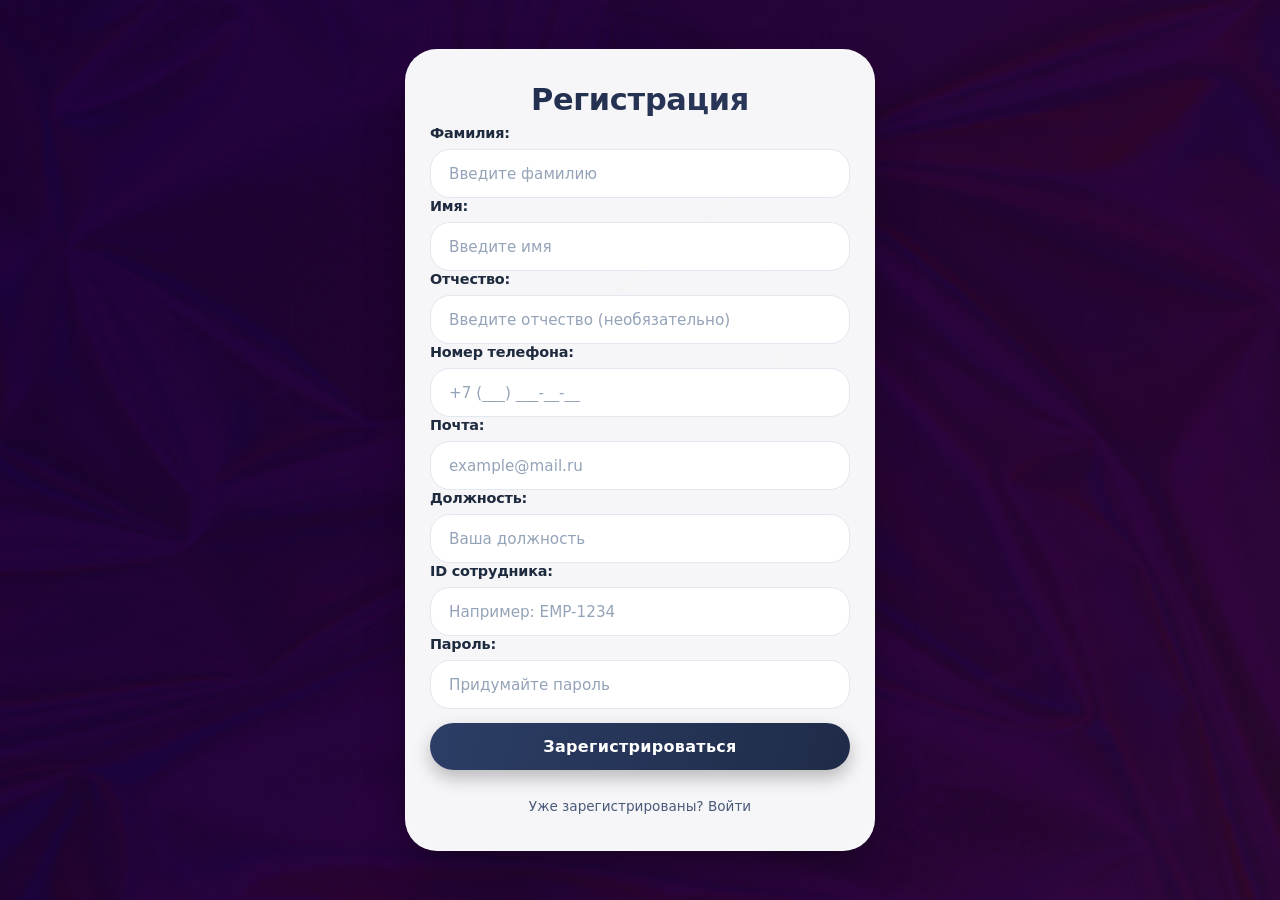
<file: index.html>
<!DOCTYPE html>
<html lang="ru">
<head>
    <meta charset="UTF-8">
    <meta name="viewport" content="width=device-width, initial-scale=1.0">
    <title>Регистрация</title>
    <link rel="stylesheet" href="CSS/style.css">
    <link rel="icon" href="IMGG/logo.png" type="image/png">
    <link rel="shortcut icon" href="IMGG/logo.png" type="image/png">
</head>
<body>
    <div class="container">
        <div id="registration-form" class="form">
            <h2>Регистрация</h2>
            
            <form id="reg-form">
                <label for="lastName">Фамилия:</label>
                <input id="lastName" name="lastName" type="text" required placeholder="Введите фамилию">

                <label for="firstName">Имя:</label>
                <input id="firstName" name="firstName" type="text" required placeholder="Введите имя">

                <label for="middleName">Отчество:</label>
                <input id="middleName" name="middleName" type="text" placeholder="Введите отчество (необязательно)">

                <label for="phone">Номер телефона:</label>
                <input id="phone" name="phone" type="tel" required placeholder="+7 (___) ___-__-__">

                <label for="email">Почта:</label>
                <input id="email" name="email" type="email" required placeholder="example@mail.ru">

                <label for="position">Должность:</label>
                <input id="position" name="position" type="text" required placeholder="Ваша должность">

                <label for="employeeId">ID сотрудника:</label>
                <input id="employeeId" name="employeeId" type="text" required placeholder="Например: EMP-1234">

                <label for="password">Пароль:</label>
                <input id="password" name="password" type="password" required placeholder="Придумайте пароль">

                <button type="submit">Зарегистрироваться</button>
            </form>
            <p><a href="авто.html">Уже зарегистрированы? Войти</a></p>
        </div>
    </div>
    <script src="JS/main.js"></script>
</body>
</html>
</file>
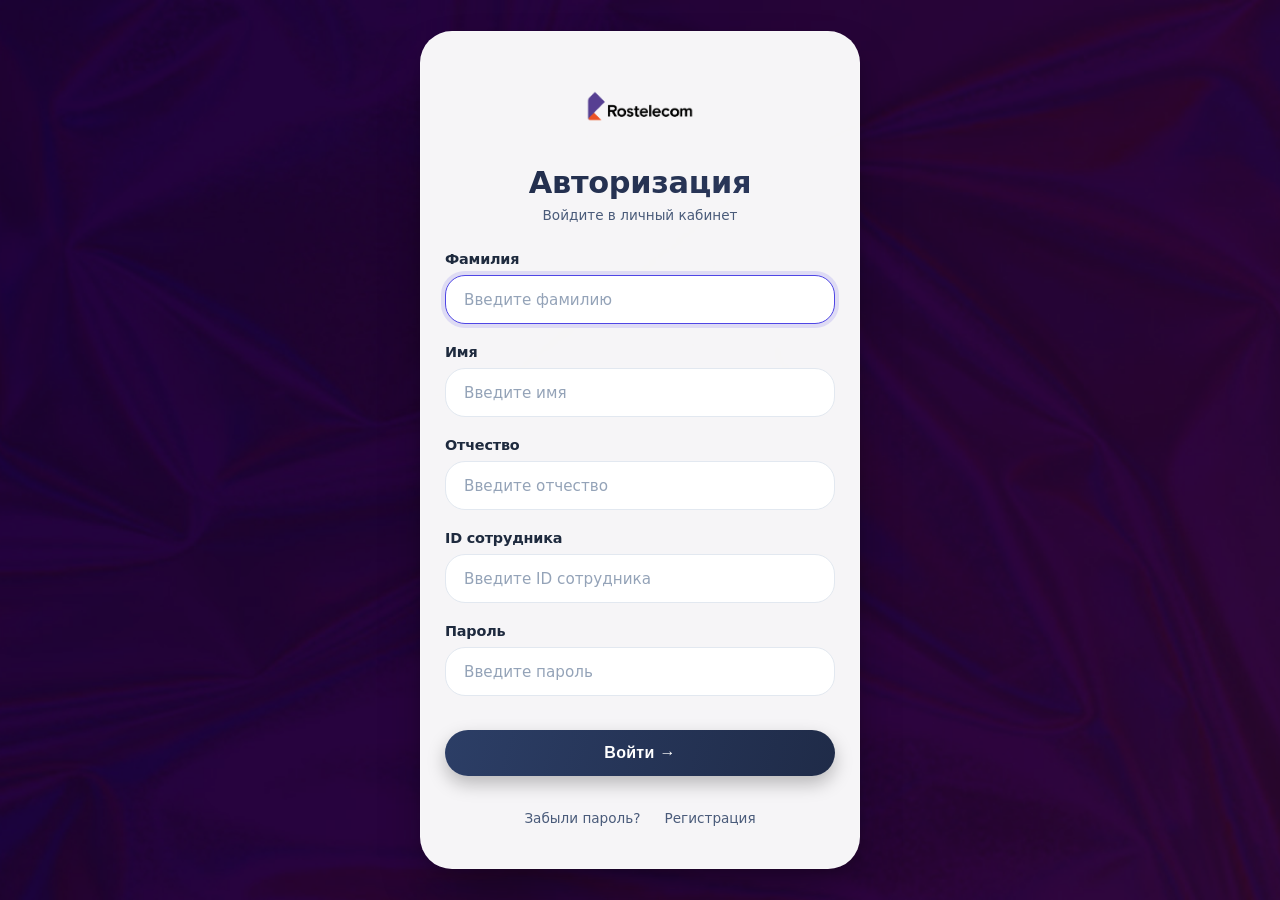
<file: авто.html>
<!DOCTYPE html>
<html lang="ru">
<head>
    <meta charset="UTF-8">
    <meta name="viewport" content="width=device-width, initial-scale=1.0, maximum-scale=1.0, user-scalable=yes, viewport-fit=cover">
    <title>Авторизация | Вход в аккаунт</title>
    <!-- иконка вкладки (favicon) - logo.png -->
    <link rel="icon" href="IMGG/logo.png" type="image/png">
    <link rel="shortcut icon" href="IMGG/logo.png" type="image/png">
    <link rel="stylesheet" href="CSS/Vxod.css">
</head>
<body>
    <div class="login-container">
        <div class="header">
            <!-- ЛОГОТИП СВЕРХУ (logo3.png) -->
            <div class="logo-wrapper">
                <img src="IMGG/logo3.png" alt="Логотип" class="logo-image" onerror="this.onerror=null; this.src='data:image/svg+xml,%3Csvg xmlns=\'http://www.w3.org/2000/svg\' viewBox=\'0 0 100 100\'%3E%3Crect width=\'100\' height=\'100\' fill=\'%232c3e66\'/%3E%3Ctext x=\'50\' y=\'67\' font-size=\'50\' text-anchor=\'middle\' fill=\'white\' font-family=\'monospace\'%3E🔐%3C/text%3E%3C/svg%3E';">
            </div>
            <h2 class="title-text">Авторизация</h2>
            <div class="subhead">Войдите в личный кабинет </div>
        </div>
        
        <form id="loginForm" action="javascript:void(0);">
            <div class="input-group">
                <label for="lastName">Фамилия</label>
                <input type="text" id="lastName" name="lastName" placeholder="Введите фамилию" required autocomplete="family-name">
            </div>
            
            <div class="input-group">
                <label for="firstName">Имя</label>
                <input type="text" id="firstName" name="firstName" placeholder="Введите имя" required autocomplete="given-name">
            </div>
            
            <div class="input-group">
                <label for="middleName">Отчество</label>
                <input type="text" id="middleName" name="middleName" placeholder="Введите отчество" required autocomplete="additional-name">
            </div>
            
            <div class="input-group">
                <label for="employeeId">ID сотрудника</label>
                <input type="text" id="employeeId" name="employeeId" placeholder="Введите ID сотрудника" required autocomplete="off">
            </div>
            
            <div class="input-group">
                <label for="password">Пароль</label>
                <input type="password" id="password" name="password" placeholder="Введите пароль" required autocomplete="current-password">
            </div>
            
            <button type="submit" class="generate-btn" id="loginBtn">Войти →</button>
            
            <div id="errorMessage" class="error-message"></div>
            <div id="successMessage" class="success-message"></div>
            <div id="infoMessage" class="info-message"></div>
        </form>
        
        <div class="additional-links">
            <a href="#" id="forgotLink">Забыли пароль?</a>
            <a href="index.html" id="registerLink">Регистрация</a>
        </div>
    </div>
    <script src="JS/Vxod.js"></script>
</body>
</html>
</file>
<file: CSS/style.css>
/* Общий сброс и базовая настройка */
* {
    margin: 0;
    padding: 0;
    box-sizing: border-box;
    -webkit-tap-highlight-color: transparent;
}

body {
    font-family: system-ui, -apple-system, 'Segoe UI', 'Roboto', 'Helvetica Neue', sans-serif;
    min-height: 100vh;
    display: flex;
    align-items: center;
    justify-content: center;
    padding: 1.5rem;
    position: relative;
}

/* Фоновое изображение как в авто.html */
body::before {
    content: "";
    position: fixed;
    top: 0;
    left: 0;
    width: 100%;
    height: 100%;
    background-image: url('фон.jpg');
    background-size: cover;
    background-position: center;
    background-repeat: no-repeat;
    z-index: -2;
}

/* Затемнение поверх фона */
body::after {
    content: "";
    position: fixed;
    top: 0;
    left: 0;
    width: 100%;
    height: 100%;
    background: rgba(0, 0, 0, 0.55);
    z-index: -1;
}

/* Контейнер-обертка */
.container {
    width: 100%;
    max-width: 470px;
    margin: 0 auto;
}
.logo-wrapper {
    text-align: center;
    margin-bottom: 6px;
}

.logo-wrapper img {
    max-width: 180px;
    height: auto;
    display: inline-block;
    border-radius: 10px;
    transition: transform 0.3s ease;
}

.logo-wrapper img:hover {
    transform: scale(1.02);
}

/* Адаптивность для мобильных устройств */
@media (max-width: 600px) {
    .logo-wrapper img {
        max-width: 80px;
    }
    .logo-wrapper {
        margin-bottom: 12px;
    }
}

@media (max-width: 450px) {
    .logo-wrapper img {
        max-width: 70px;
    }
    .logo-wrapper {
        margin-bottom: 8px;
    }
}
/* Форма — как в авто.html */
.form {
    background: rgba(255, 255, 255, 0.96);
    border-radius: 32px;
    box-shadow: 0 25px 50px -12px rgba(0, 0, 0, 0.4), 0 4px 12px rgba(0, 0, 0, 0.1);
    padding: 32px 24px 36px;
    transition: all 0.3s ease;
    border: 1px solid rgba(255, 255, 255, 0.2);
    animation: fadeSlideUp 0.45s cubic-bezier(0.2, 0.9, 0.4, 1.1) forwards;
}

/* Анимация появления */
@keyframes fadeSlideUp {
    from {
        opacity: 0;
        transform: translateY(24px);
    }
    to {
        opacity: 1;
        transform: translateY(0);
    }
}

/* Заголовок */
h2 {
    font-size: 1.9rem;
    font-weight: 700;
    letter-spacing: -0.3px;
    background: linear-gradient(135deg, #1f2b48, #2d3a5e);
    background-clip: text;
    -webkit-background-clip: text;
    color: transparent;
    margin-bottom: 8px;
    text-align: center;
}

/* Подзаголовок */
.subhead {
    font-size: 0.85rem;
    color: #4a5b7a;
    font-weight: 450;
    text-align: center;
    margin-bottom: 28px;
}

/* Убираем старый after */
h2::after {
    display: none;
}

/* Стили для всех label */
.form label {
    display: block;
    margin-bottom: 8px;
    color: #1e2a3e;
    font-weight: 590;
    font-size: 0.9rem;
    letter-spacing: -0.2px;
}

/* Первый label сверху без большого отступа */
.form label:first-of-type {
    margin-top: 0;
}

/* Все поля ввода */
.form input {
    width: 100%;
    padding: 14px 18px;
    font-size: 1rem;
    font-family: inherit;
    background-color: #ffffff;
    border: 1.5px solid #e2e8f0;
    border-radius: 20px;
    transition: all 0.2s ease;
    outline: none;
    color: #0f172a;
    font-weight: 480;
}

.form input:focus {
    border-color: #4f46e5;
    background-color: #ffffff;
    box-shadow: 0 0 0 4px rgba(79, 70, 229, 0.15);
}

/* Плейсхолдеры */
.form input::placeholder {
    color: #94a3b8;
    font-weight: 400;
    font-size: 0.95rem;
}

/* Кнопка регистрации — в стиле авто.html */
.form button {
    width: 100%;
    margin-top: 14px;
    padding: 14px 18px;
    background: linear-gradient(105deg, #2c3e66 0%, #1f2b48 100%);
    color: white;
    font-size: 1rem;
    font-weight: 620;
    border: none;
    border-radius: 44px;
    cursor: pointer;
    transition: all 0.2s ease;
    font-family: inherit;
    letter-spacing: 0.3px;
    box-shadow: 0 8px 18px rgba(0, 0, 0, 0.25);
}

.form button:hover {
    background: linear-gradient(105deg, #374a77 0%, #2c3e66 100%);
    transform: translateY(-1px);
    box-shadow: 0 12px 24px rgba(0, 0, 0, 0.3);
}

/* Красное свечение при нажатии (как в авто.html) */
.form button.red-glow {
    background: linear-gradient(105deg, #b91c1c 0%, #9b2c2c 100%);
    box-shadow: 0 0 15px rgba(220, 38, 38, 0.8), 0 4px 12px rgba(0, 0, 0, 0.3);
    transform: scale(0.98);
    transition: all 0.15s ease;
}

.form button:active {
    transform: scale(0.97);
    box-shadow: 0 4px 12px rgba(0, 0, 0, 0.3);
}

/* Ссылка внизу */
.form p {
    text-align: center;
    margin-top: 28px;
    font-size: 0.85rem;
    color: #4a5b7a;
}

.form a {
    color: #4a5b7a;
    text-decoration: none;
    font-weight: 500;
    transition: all 0.2s;
    padding: 6px 0;
    cursor: pointer;
}

.form a:hover {
    color: #2c3e66;
    text-decoration: underline;
}

/* Эффект красного свечения для ссылки */
.form a.red-glow {
    color: #b91c1c;
    text-shadow: 0 0 8px rgba(220, 38, 38, 0.6);
    transform: scale(1.05);
    display: inline-block;
}

/* Сообщения */
.message {
    padding: 12px 16px;
    border-radius: 60px;
    margin-top: 18px;
    text-align: center;
    font-size: 0.85rem;
    font-weight: 500;
    display: none;
    transition: all 0.2s;
}

.message.show {
    display: block;
}

.message.error {
    background: #fee2e2;
    color: #b91c1c;
    border-left: 4px solid #dc2626;
}

.message.success {
    background: #e0f2e9;
    color: #0b5e42;
    border-left: 4px solid #10b981;
}

.message.info {
    background: #fff3e0;
    color: #b45309;
    border-left: 4px solid #f97316;
}

/* Автозаполнение */
.form input:-webkit-autofill,
.form input:-webkit-autofill:hover,
.form input:-webkit-autofill:focus {
    -webkit-box-shadow: 0 0 0px 1000px #ffffff inset;
    box-shadow: 0 0 0px 1000px #ffffff inset;
    border-radius: 20px;
    border-color: #e2e8f0;
}

/* Адаптивность для мобильных устройств */
@media (max-width: 600px) {
    body {
        padding: 12px;
    }
    
    .form {
        padding: 28px 20px 32px;
        border-radius: 28px;
        max-width: 100%;
    }
    
    h2 {
        font-size: 1.65rem;
    }
    
    .subhead {
        font-size: 0.8rem;
        margin-bottom: 24px;
    }
    
    .form label {
        font-size: 0.85rem;
    }
    
    .form input {
        padding: 13px 16px;
        font-size: 0.95rem;
        border-radius: 18px;
    }
    
    .form button {
        padding: 14px;
        font-size: 1rem;
        border-radius: 40px;
    }
    
    .form p {
        margin-top: 24px;
    }
}

/* Для очень маленьких экранов */
@media (max-width: 450px) {
    .form {
        padding: 24px 18px 28px;
        border-radius: 24px;
    }
    
    h2 {
        font-size: 1.45rem;
    }
    
    .subhead {
        font-size: 0.75rem;
    }
    
    .form input {
        padding: 12px 14px;
        border-radius: 16px;
    }
}

@media (max-width: 360px) {
    h2 {
        font-size: 1.35rem;
    }
    
    .subhead {
        font-size: 0.7rem;
    }
}

@media (max-width: 320px) {
    h2 {
        font-size: 1.25rem;
    }
}

@media (hover: none) and (pointer: coarse) {
    .form button {
        cursor: default;
    }
    
    .form a {
        padding: 8px 0;
        display: inline-block;
    }
}
</file>
<file: CSS/Vxod.css>
* {
    margin: 0;
    padding: 0;
    box-sizing: border-box;
    -webkit-tap-highlight-color: transparent;
}

body {
    font-family: system-ui, -apple-system, 'Segoe UI', 'Roboto', 'Helvetica Neue', sans-serif;
    min-height: 100vh;
    display: flex;
    justify-content: center;
    align-items: center;
    padding: 16px;
    padding: env(safe-area-inset-top) env(safe-area-inset-right) env(safe-area-inset-bottom) env(safe-area-inset-left);
    position: relative;
}

/* ========== ФОНОВОЕ ИЗОБРАЖЕНИЕ ========== */
body::before {
    content: "";
    position: fixed;
    top: 0;
    left: 0;
    width: 100%;
    height: 100%;
    background-image: url('фон.jpg');
    background-size: cover;
    background-position: center;
    background-repeat: no-repeat;
    z-index: -2;
}

/* затемнение поверх фона */
body::after {
    content: "";
    position: fixed;
    top: 0;
    left: 0;
    width: 100%;
    height: 100%;
    background: rgba(0, 0, 0, 0.55);
    z-index: -1;
}

/* Карточка авторизации */
.login-container {
    background: rgba(255, 255, 255, 0.96);
    border-radius: 32px;
    box-shadow: 0 25px 50px -12px rgba(0, 0, 0, 0.4), 0 4px 12px rgba(0, 0, 0, 0.1);
    padding: 32px 24px 36px;
    width: 100%;
    max-width: 440px;
    margin: auto;
    transition: all 0.3s ease;
    border: 1px solid rgba(255, 255, 255, 0.2);
}

/* анимация появления */
@keyframes fadeSlideUp {
    from {
        opacity: 0;
        transform: translateY(24px);
    }

    to {
        opacity: 1;
        transform: translateY(0);
    }
}

.login-container {
    animation: fadeSlideUp 0.45s cubic-bezier(0.2, 0.9, 0.4, 1.1) forwards;
}

/* ===== ВЕРТИКАЛЬНОЕ РАСПОЛОЖЕНИЕ: логотип сверху, надпись под ним ===== */
.header {
    text-align: center;
    margin-bottom: 28px;
}

/* ЛОГОТИП — сверху, полностью видим, не обрезается */
.logo-wrapper {
    display: flex;
    justify-content: center;
    align-items: center;
    margin-bottom: 16px;
    overflow: visible;
}

.logo-image {
    display: block;
    width: auto;
    height: 85px;
    max-width: 120px;
    object-fit: contain;
    background: transparent;
    overflow: visible;
    image-rendering: auto;
    margin: 0 auto;
}

/* заголовок под логотипом */
.title-text {
    font-size: 1.9rem;
    font-weight: 700;
    letter-spacing: -0.3px;
    background: linear-gradient(135deg, #1f2b48, #2d3a5e);
    background-clip: text;
    -webkit-background-clip: text;
    color: transparent;
    margin: 0 0 6px 0;
    line-height: 1.2;
}

/* подзаголовок */
.subhead {
    font-size: 0.85rem;
    color: #4a5b7a;
    margin-top: 4px;
    font-weight: 450;
    text-align: center;
}

/* ===== ФОРМА ===== */
.input-group {
    margin-bottom: 20px;
}

.input-group label {
    display: block;
    margin-bottom: 8px;
    color: #1e2a3e;
    font-weight: 590;
    font-size: 0.9rem;
    letter-spacing: -0.2px;
}

.input-group input {
    width: 100%;
    padding: 14px 18px;
    border: 1.5px solid #e2e8f0;
    border-radius: 20px;
    font-size: 1rem;
    font-family: inherit;
    background: #ffffff;
    transition: all 0.2s ease;
    outline: none;
    color: #0f172a;
    font-weight: 480;
}

.input-group input:focus {
    border-color: #4f46e5;
    box-shadow: 0 0 0 4px rgba(79, 70, 229, 0.15);
}

.input-group input::placeholder {
    color: #94a3b8;
    font-weight: 400;
    font-size: 0.95rem;
}

/* кнопка входа — эффект красноватого свечения при нажатии */
.generate-btn {
    width: 100%;
    padding: 14px 18px;
    background: linear-gradient(105deg, #2c3e66 0%, #1f2b48 100%);
    color: white;
    border: none;
    border-radius: 44px;
    font-size: 1rem;
    font-weight: 620;
    cursor: pointer;
    transition: all 0.2s ease;
    margin-top: 14px;
    box-shadow: 0 8px 18px rgba(0, 0, 0, 0.25);
    letter-spacing: 0.3px;
}

/* Эффект нажатия — красноватое свечение */
.generate-btn.red-glow {
    background: linear-gradient(105deg, #b91c1c 0%, #9b2c2c 100%);
    box-shadow: 0 0 15px rgba(220, 38, 38, 0.8), 0 4px 12px rgba(0, 0, 0, 0.3);
    transform: scale(0.98);
    transition: all 0.15s ease;
}

.generate-btn:active {
    transform: scale(0.97);
    box-shadow: 0 4px 12px rgba(0, 0, 0, 0.3);
}

/* Стили для ссылок-кнопок (регистрация, забыли пароль) */
.link-btn {
    cursor: pointer;
    transition: all 0.2s ease;
    display: inline-block;
}

.link-btn.red-glow {
    color: #b91c1c;
    text-shadow: 0 0 8px rgba(220, 38, 38, 0.6);
    transform: scale(1.05);
}

/* сообщения */
.error-message,
.success-message,
.info-message {
    padding: 12px 16px;
    border-radius: 60px;
    margin-top: 18px;
    text-align: center;
    font-size: 0.85rem;
    font-weight: 500;
    display: none;
    transition: all 0.2s;
}

.error-message.show {
    display: block;
    background: #fee2e2;
    color: #b91c1c;
    border-left: 4px solid #dc2626;
}

.success-message.show {
    display: block;
    background: #e0f2e9;
    color: #0b5e42;
    border-left: 4px solid #10b981;
}

.info-message.show {
    display: block;
    background: #fff3e0;
    color: #b45309;
    border-left: 4px solid #f97316;
}

/* ссылки */
.additional-links {
    text-align: center;
    margin-top: 28px;
    display: flex;
    justify-content: center;
    gap: 24px;
    flex-wrap: wrap;
}

.additional-links a {
    color: #4a5b7a;
    text-decoration: none;
    font-size: 0.85rem;
    font-weight: 500;
    transition: color 0.2s;
    padding: 6px 0;
    cursor: pointer;
}

.additional-links a:hover {
    color: #2c3e66;
    text-decoration: underline;
}

/* демо-режим — регистрация неактивна, стиль при наведении */
.additional-links a.disabled-link {
    opacity: 0.7;
    cursor: default;
    pointer-events: none;
    filter: grayscale(0.1);
}

/* ========== МОБИЛЬНАЯ АДАПТАЦИЯ ========== */
@media (max-width: 560px) {
    body {
        padding: 12px;
    }

    .login-container {
        padding: 28px 20px 32px;
        border-radius: 28px;
        max-width: 100%;
        background: rgba(255, 255, 255, 0.97);
    }

    .logo-image {
        height: 70px;
        max-width: 100px;
        width: auto;
    }

    .logo-wrapper {
        margin-bottom: 12px;
    }

    .title-text {
        font-size: 1.65rem;
    }

    .subhead {
        font-size: 0.8rem;
    }

    .input-group input {
        padding: 13px 16px;
        font-size: 0.95rem;
        border-radius: 18px;
    }

    .generate-btn {
        padding: 14px;
        font-size: 1rem;
        border-radius: 40px;
    }

    .additional-links {
        gap: 18px;
        margin-top: 24px;
    }
}

@media (max-width: 400px) {
    .login-container {
        padding: 24px 18px 28px;
    }

    .logo-image {
        height: 60px;
        max-width: 90px;
    }

    .logo-wrapper {
        margin-bottom: 10px;
    }

    .title-text {
        font-size: 1.45rem;
    }

    .subhead {
        font-size: 0.75rem;
    }
}

@media (max-width: 360px) {
    .logo-image {
        height: 55px;
        max-width: 80px;
    }

    .title-text {
        font-size: 1.35rem;
    }
}

@media (max-width: 320px) {
    .logo-image {
        height: 50px;
        max-width: 75px;
    }

    .title-text {
        font-size: 1.25rem;
    }
}

@media (hover: none) and (pointer: coarse) {
    .generate-btn {
        cursor: default;
    }

    .additional-links a {
        padding: 8px 0;
        display: inline-block;
    }
}

.header,
.login-container,
.logo-wrapper {
    overflow: visible;
}

.logo-image {
    background: transparent;
    border-radius: 16px;
}

@media (max-width: 768px) {
    body::before {
        background-attachment: fixed;
    }
}
</file>
